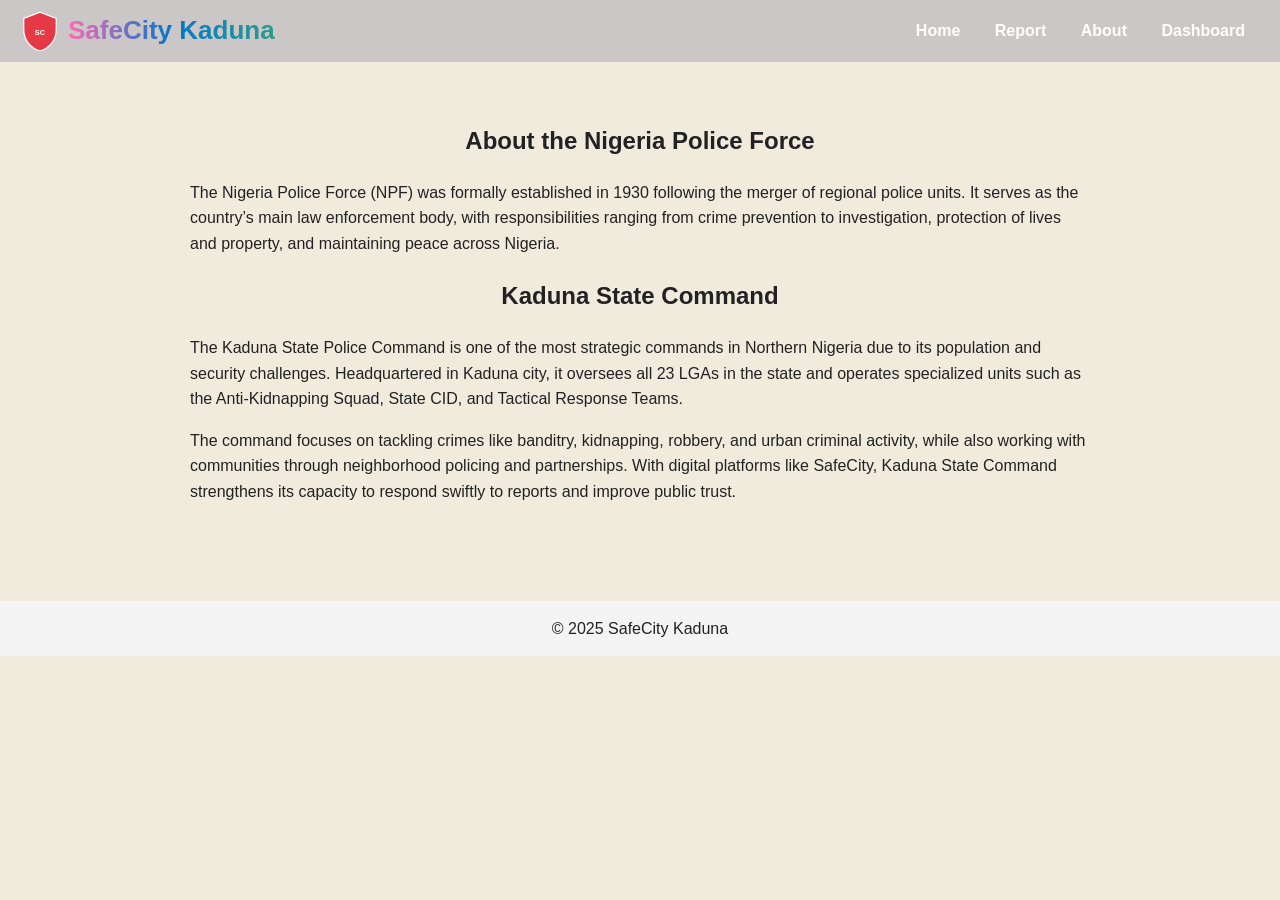
<file: project22/about.html>
<!doctype html>
<html lang="en">
<head>
  <meta charset="utf-8" />
  <meta name="viewport" content="width=device-width,initial-scale=1" />
  <title>About - SafeCity Kaduna</title>
  <link rel="stylesheet" href="style.css">
</head>
<body>
  <nav>
    <div class="logo">
      <svg xmlns="http://www.w3.org/2000/svg" viewBox="0 0 64 64" width="40" height="40">
        <path d="M32 2l26 10v18c0 16-11 30-26 34C17 60 6 46 6 30V12z" fill="#e63946" stroke="#fff" stroke-width="2"/>
        <text x="50%" y="55%" font-size="12" text-anchor="middle" fill="white" font-family="Arial" dy=".3em">SC</text>
      </svg>
      <span>SafeCity Kaduna</span>
    </div>
    <div class="links">
      <a href="index.html">Home</a>
      <a href="report.html">Report</a>
      <a href="about.html">About</a>
      <a href="dashboard.html">Dashboard</a>
    </div>
  </nav>

  <section class="about">
    <h2>About the Nigeria Police Force</h2>
    <p>
      The Nigeria Police Force (NPF) was formally established in 1930 following the merger of regional police units. 
      It serves as the country’s main law enforcement body, with responsibilities ranging from crime prevention to investigation, 
      protection of lives and property, and maintaining peace across Nigeria.
    </p>

    <h2>Kaduna State Command</h2>
    <p>
      The Kaduna State Police Command is one of the most strategic commands in Northern Nigeria due to its population and security challenges. 
      Headquartered in Kaduna city, it oversees all 23 LGAs in the state and operates specialized units such as the Anti-Kidnapping Squad, 
      State CID, and Tactical Response Teams.
    </p>
    <p>
      The command focuses on tackling crimes like banditry, kidnapping, robbery, and urban criminal activity, while also working with 
      communities through neighborhood policing and partnerships. With digital platforms like SafeCity, Kaduna State Command strengthens 
      its capacity to respond swiftly to reports and improve public trust.
    </p>
  </section>

  <footer>
    &copy; 2025 SafeCity Kaduna
  </footer>
</body>
</html>
</file>
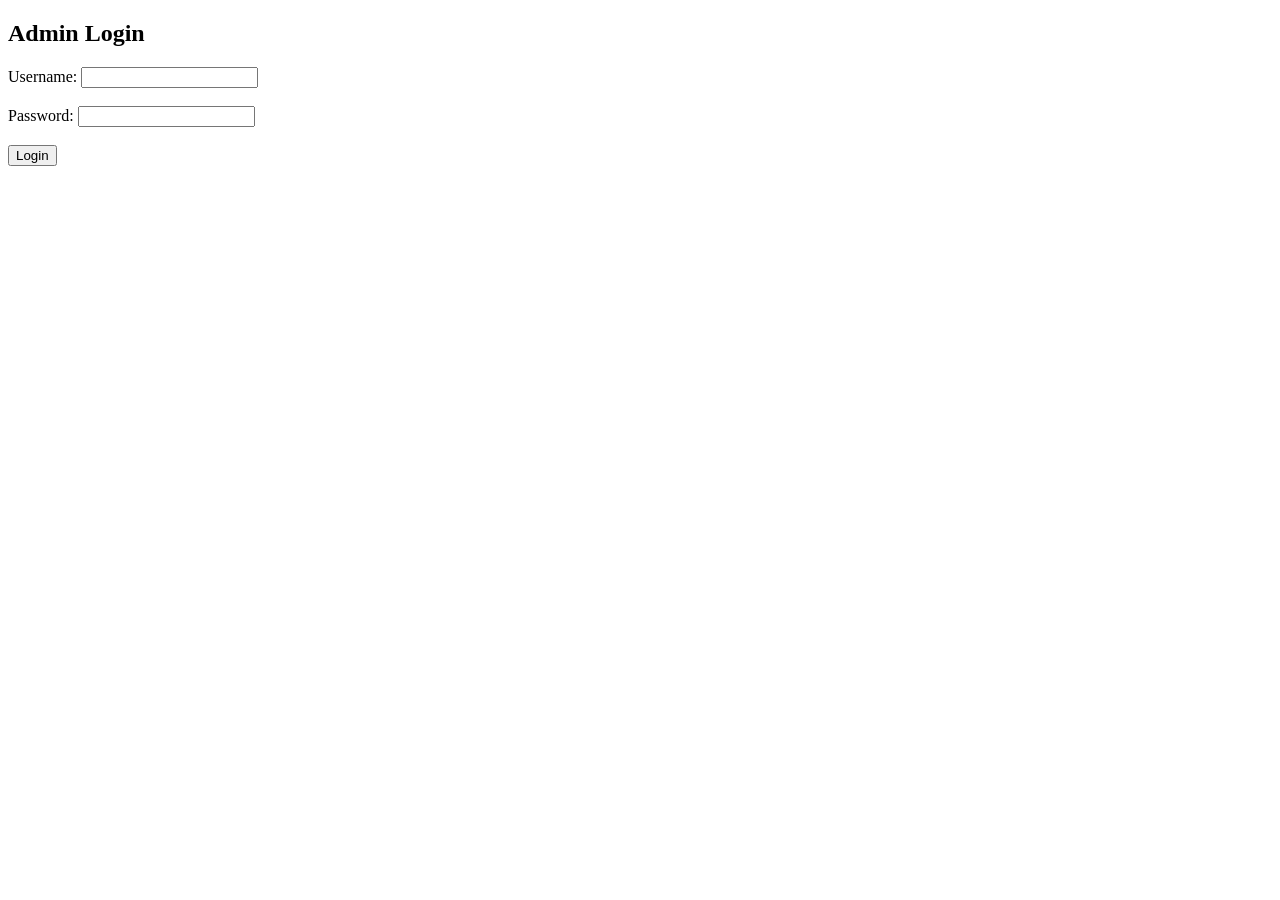
<file: project22/admin-login.html>
<!DOCTYPE html>
<html lang="en">
<head>
  <meta charset="UTF-8">
  <meta name="viewport" content="width=device-width, initial-scale=1.0">
  <title>Admin Login</title>
</head>
<body>
  <h2>Admin Login</h2>
  <form onsubmit="login(event)">
    <label>Username:</label>
    <input type="text" id="username" required><br><br>
    <label>Password:</label>
    <input type="password" id="password" required><br><br>
    <button type="submit">Login</button>
  </form>

  <script>
    function login(event) {
      event.preventDefault();

      const user = document.getElementById("username").value;
      const pass = document.getElementById("password").value;

      // Example: set your own admin username/password
      if (user === "admin" && pass === "1234") {
        sessionStorage.setItem("isAdmin", "true"); // mark admin as logged in
        window.location.href = "admin-panel.html"; // redirect to panel
      } else {
        alert("Invalid login!");
      }
    }
  </script>
</body>
</html>
</file>
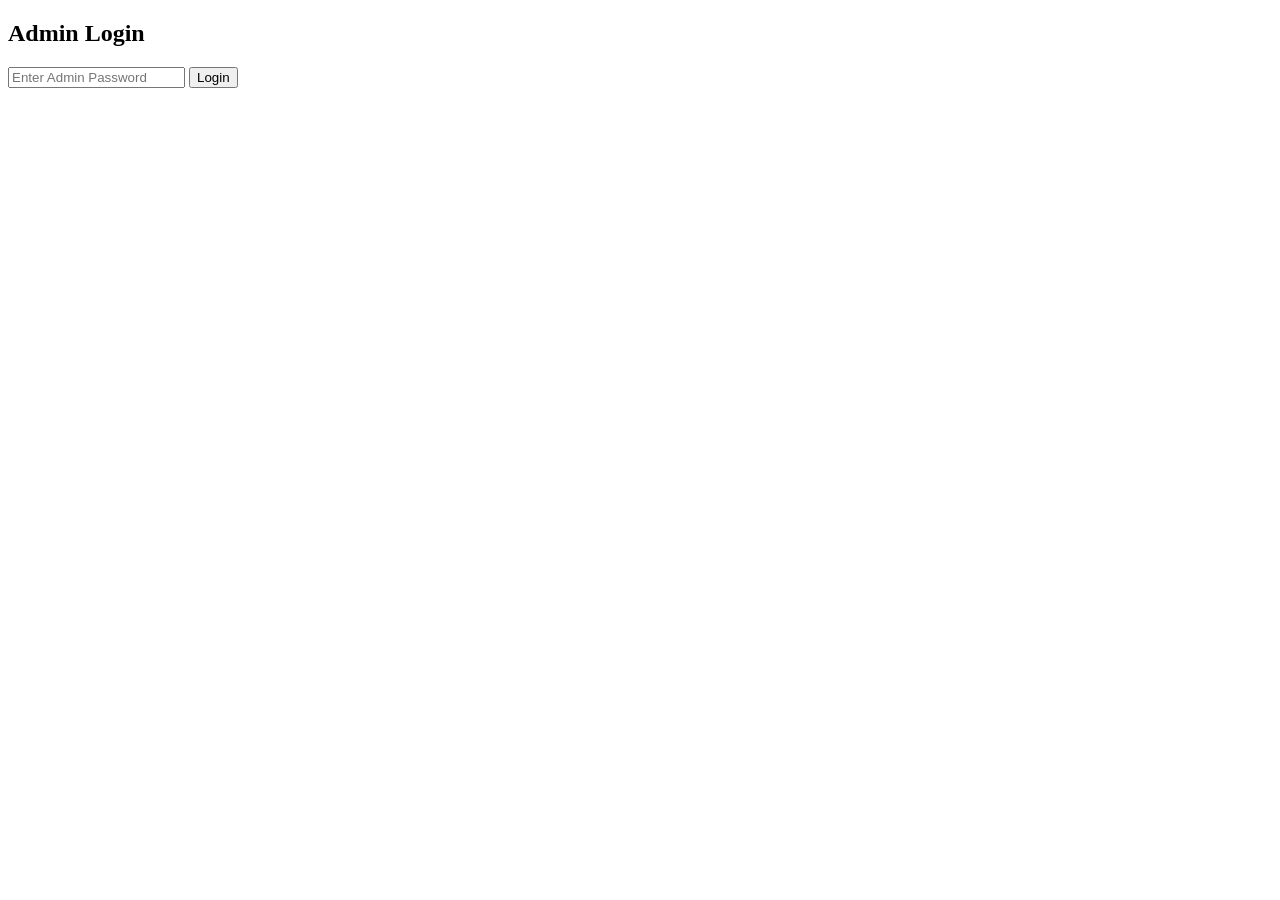
<file: project22/login.html>
<!DOCTYPE html>
<html>
<head>
  <title>Admin Login</title>
</head>
<body>
  <h2>Admin Login</h2>
  <form onsubmit="return checkLogin()">
    <input type="password" id="password" placeholder="Enter Admin Password" required>
    <button type="submit">Login</button>
  </form>

  <script>
    function checkLogin() {
      const pass = document.getElementById("password").value;
      if (pass === "admin123") { // Change this later!
        sessionStorage.setItem("isAdmin", "true");
        window.location.href = "admin.html";
        return false;
      } else {
        alert("Wrong password!");
        return false;
      }
    }
  </script>
</body>
</html>
</file>
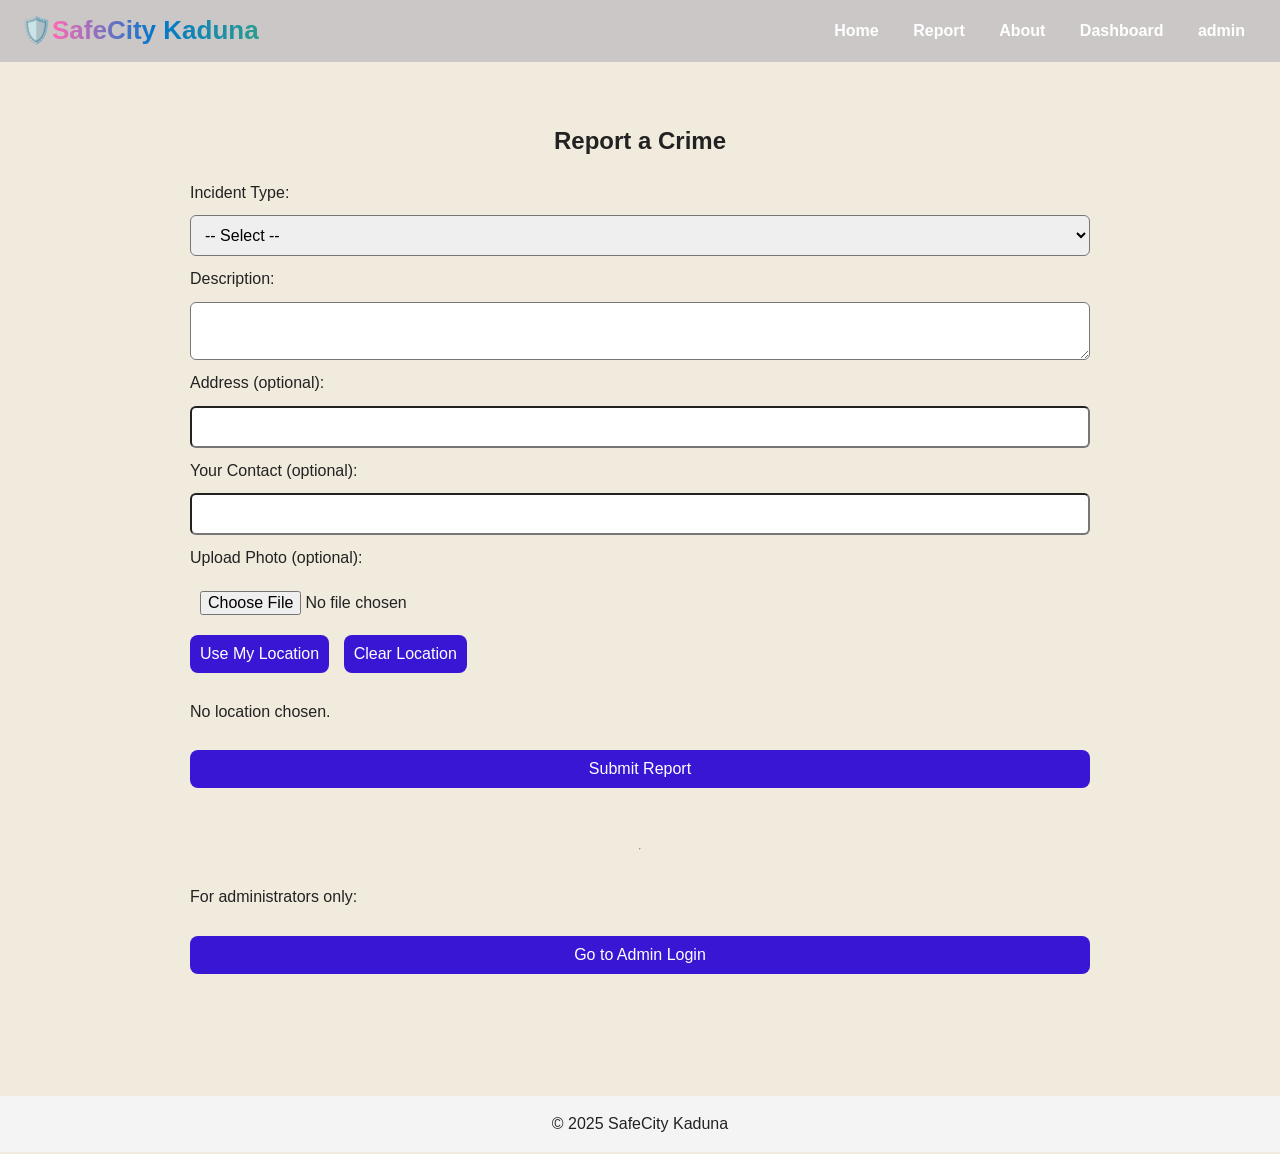
<file: project22/report.html>
<!doctype html>
<html lang="en">
<head>
  <meta charset="utf-8" />
  <meta name="viewport" content="width=device-width,initial-scale=1" />
  <title>Report a Crime - SafeCity Kaduna</title>
  <link rel="stylesheet" href="style.css">
</head>
<body>
  <nav>
  <div class="logo">🛡️ <span>SafeCity Kaduna</span></div>
  <div class="links">
    <a href="index.html">Home</a>
    <a href="report.html">Report</a>
    <a href="about.html">About</a>
    <a href="dashboard.html">Dashboard</a>
    
    <a href="admin-login.html
    ">admin</a>
  </div>
</nav>
  
  <section class="form-section">
    <h2>Report a Crime</h2>
    <form id="reportForm">
      <label for="type">Incident Type:</label>
      <select id="type" name="type" required>
        <option value="">-- Select --</option>
        <option value="theft">Theft</option>
        <option value="assault">Assault</option>
        <option value="kidnapping">Kidnapping</option>
        <option value="other">Other</option>
      </select>

      <label for="description">Description:</label>
      <textarea id="description" name="description"></textarea>

      <label for="address">Address (optional):</label>
      <input id="address" name="address" type="text">

      <label for="contact">Your Contact (optional):</label>
      <input id="contact" name="contact" type="text">

      <label for="photo">Upload Photo (optional):</label>
      <input id="photo" name="photo" type="file" accept="image/*">

      <div class="location-actions">
        <button type="button" id="useLocation">Use My Location</button>
        <button type="button" id="clearLocation">Clear Location</button>

      </div>
      <p id="locationInfo">No location chosen.</p>

      <button type="submit">Submit Report</button>
      <p id="status"></p>
      <hr>
      <p>For administrators only:</p>
      <button onclick="window.location.href='admin-login.html'">Go to Admin Login</button>
      </p>
    </form>
  </section>

  <footer>
    &copy; 2025 SafeCity Kaduna
  </footer>

  <script src="report.js"></script>
</body>
</html>
</file>
<file: project22/style.css>
body {
  margin: 0;
  font-family: Arial, sans-serif;
  line-height: 1.6;
  color: #222;
  background-color:rgb(241, 235, 222);
}

/* Navigation */
nav {
  background: #ccc7c7;
  padding: 10px 20px;
  display: flex;
  align-items: center;
  justify-content: space-between;
}
.logo {
  display: flex;
  align-items: center;
  font-size: 1.2rem;
  font-weight: bold;
  color: #8528db;
}
.logo span {
  background: linear-gradient(90deg, #ff69b4, #0077cc, #2a9d8f);
  -webkit-background-clip: text;
  -webkit-text-fill-color: transparent;
}
.logo {
  font-size: 26px;
  font-weight: bold;
  font-family: Arial, sans-serif;
}


.logo span {
  color: #0077cc;   
}
.logo svg { margin-right: 8px; }
.links a {
  color: white;
  text-decoration: none;
  margin: 0 15px;
  font-weight: bold;
  fill: #22ca39;
}
.links a:hover { color: #0b0d94; }

/* Hero Section */
.hero {
  position: relative;
  background: url("hero-bg.jpg") center/cover no-repeat;
  height: 90vh;
  display: flex;
  align-items: center;
  justify-content: center;
  text-align: center;
  color: white;
}
.hero::after {
  content: "";
  position: absolute;
  inset: 0;
  background: rgba(79, 100, 223, 0.5);
}
.hero-content {
  position: relative;
  z-index: 1;
  max-width: 700px;
  padding: 20px;
}
.hero h1 { font-size: 3rem; margin-bottom: 10px; }
.hero p { font-size: 1.2rem; margin-bottom: 20px; }
.btn {
  display: inline-block;
  padding: 14px 24px;
  font-size: 1.1rem;
  font-weight: bold;
  color: white;
  background: #3c088f;
  border-radius: 6px;
  text-decoration: none;
}
.btn:hover { background: #2f089b; }

/* Sections */
section { padding: 40px 20px; max-width: 900px; margin: auto; }
h2 { text-align: center; margin-bottom: 20px; }

/* Forms */
form { display: flex; flex-direction: column; gap: 10px; }
form input, form select, form textarea, form button {
  padding: 10px;
  font-size: 1rem;
  border-radius: 6px;
}
form button {
  background: #3916d4;
  color: white;
  border: none;
  cursor: pointer;
  border-radius: 8px;
}
form button:hover { background: #22ca39; }
.location-actions button { margin-right: 10px; }

/* Footer */
footer {
  text-align: center;
  padding: 15px;
  background: #f4f4f4;
  margin-top: 40px;
}
</file>
